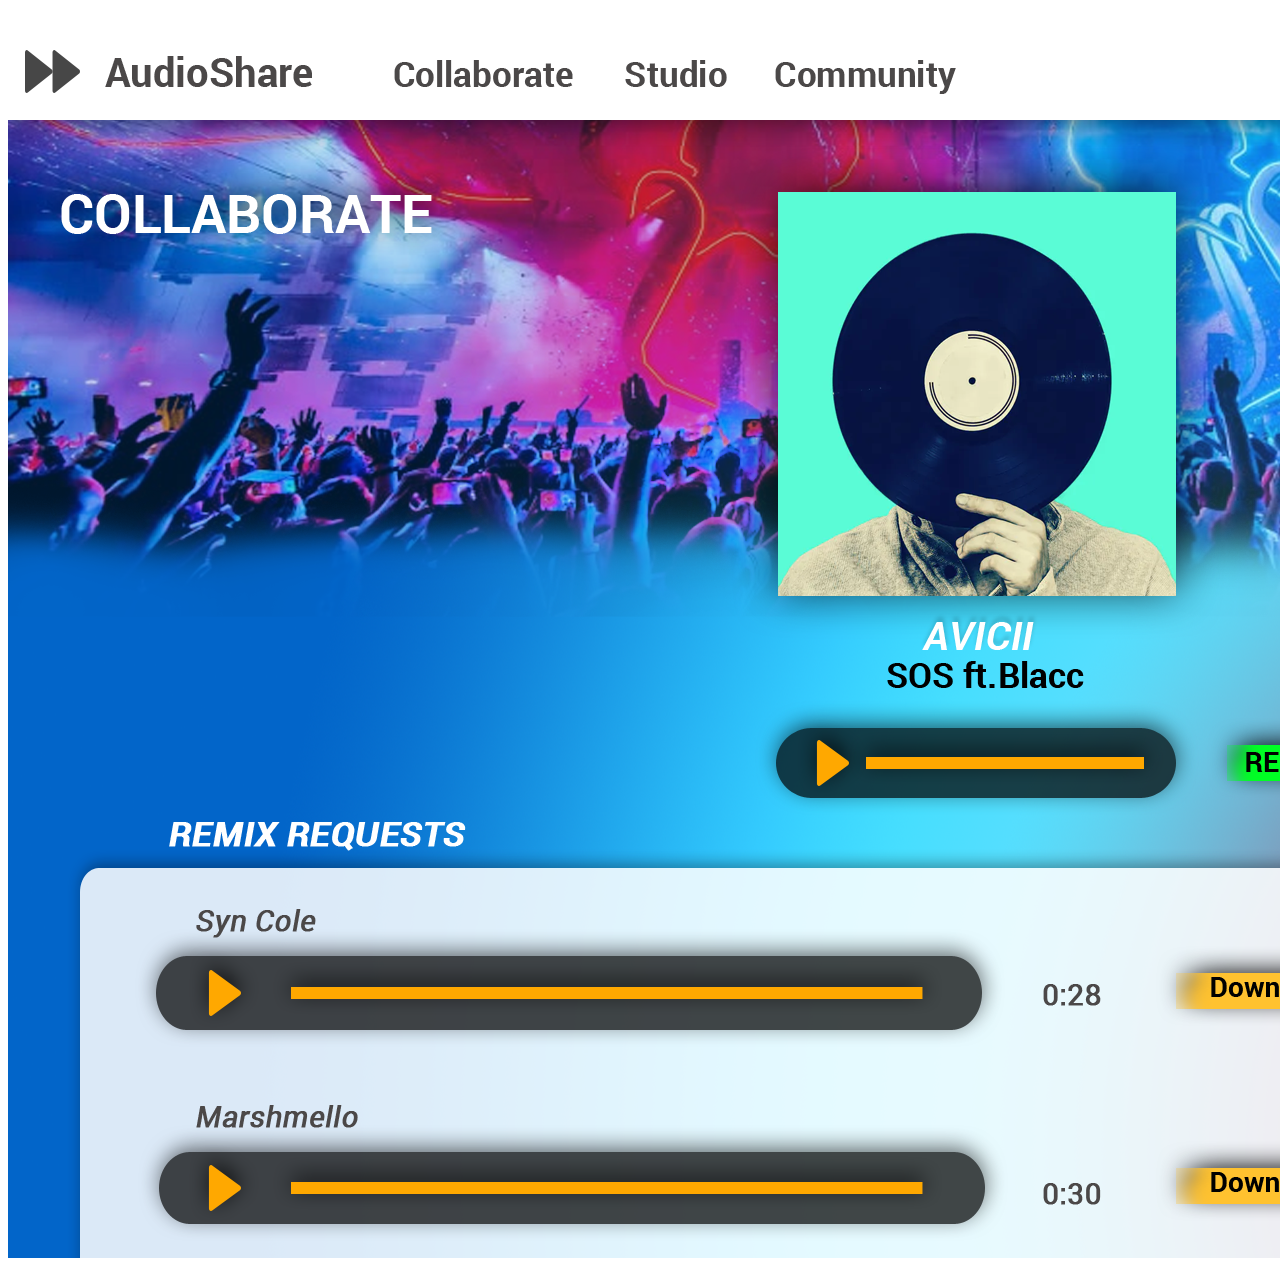
<file: pages/collaborate.html>
<!DOCTYPE html>
<html>
<head>
	<title>Audio Share : Collaborate</title>
	<link rel  = "stylesheet" type="text/css" href="Pcss/collaborate.css"/>
	<link href="https://fonts.googleapis.com/icon?family=Material+Icons" rel="stylesheet">
	<link href="https://afeld.github.io/emoji-css/emoji.css" rel="stylesheet">
</head>
<body>
	<div class="image-container">
        <img id="banner-image" src="Pimages/AudioShareCollab.png">
		</div>
</body>
</html>
</file>
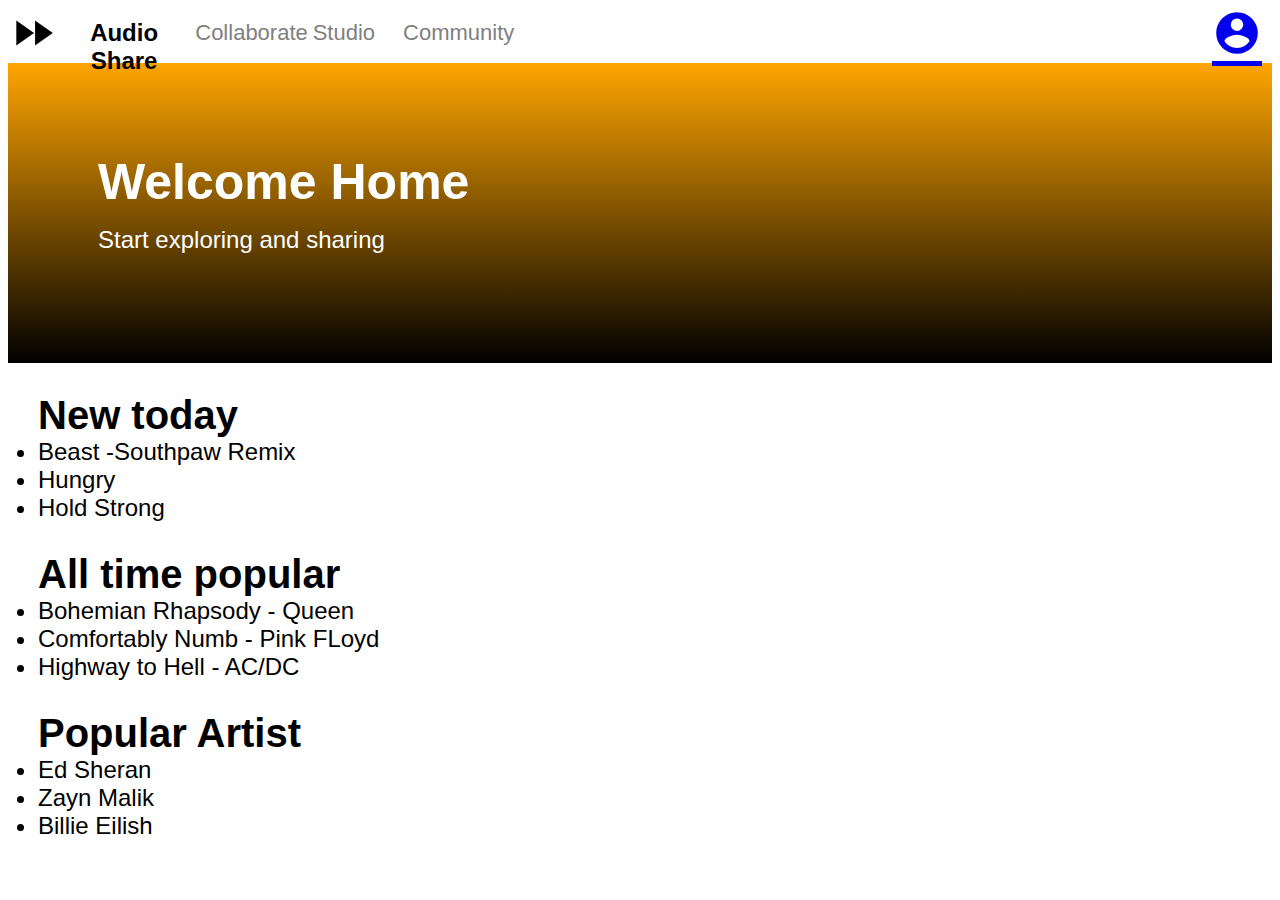
<file: pages/home.html>
<!DOCTYPE html>
<html>
<head>
	
	<title>Audio Share : Home</title>
	<link rel  = "stylesheet" type="text/css" href="Pcss/home_style.css"/>
	<link href="https://fonts.googleapis.com/icon?family=Material+Icons" rel="stylesheet">
	<link href="https://afeld.github.io/emoji-css/emoji.css" rel="stylesheet">

</head>
<body>
	<!--top bar-->
        <div class="main-container">
        	    <div class="flex-container">
        	    <i class="material-icons" style="font-size: 50px">fast_forward</i>
                <div class="first option">Audio Share</a></div>
                <div class="second option1">Collaborate</div>
                <div class="second option2">Studio</div>
                <div class="second option3">Community</div>  
                <i class="profileicon material-icons" style="font-size: 50px"><a href="profile.html">account_circle</a></i> 
        </div>

    <!--welcome message-->
    	<div class="welcome-container">
        	    <div class="welcome-flex-container">
                <div class="welcome-heading">Welcome Home</div>
                <div class="welcome-subheading">Start exploring and sharing</a></div>

        </div>

     <!--feed-->
     	<div class="feed-container">
     		<div class="feed-new">New today <i class="em-svg em-fire" aria-role="presentation" aria-label="FIRE"></i> </div>
     		<div class="feed-new-list">
     			<li> Beast -Southpaw Remix </li>
     			<li> Hungry </li>
     			<li> Hold Strong </li>	
     		</div>

     		<div class="feed-alltime">All time popular <i class="em em-heart" aria-role="presentation" aria-label="heart"></i> </div>
     		<div class="feed-alltime-list">
     			<li> Bohemian Rhapsody - Queen</li>
     			<li> Comfortably Numb - Pink FLoyd </li>
     			<li> Highway to Hell - AC/DC </li>	
     		</div>


     		<div class="feed-popular">Popular Artist <i class="em em-tada" aria-role="presentation" aria-label="TADA"></i></div>
     		<div class="feed-popular-list">
     			<li> Ed Sheran </li>
     			<li> Zayn Malik </li>
     			<li> Billie Eilish </li>	
     		</div>

</body>
</html>
</file>
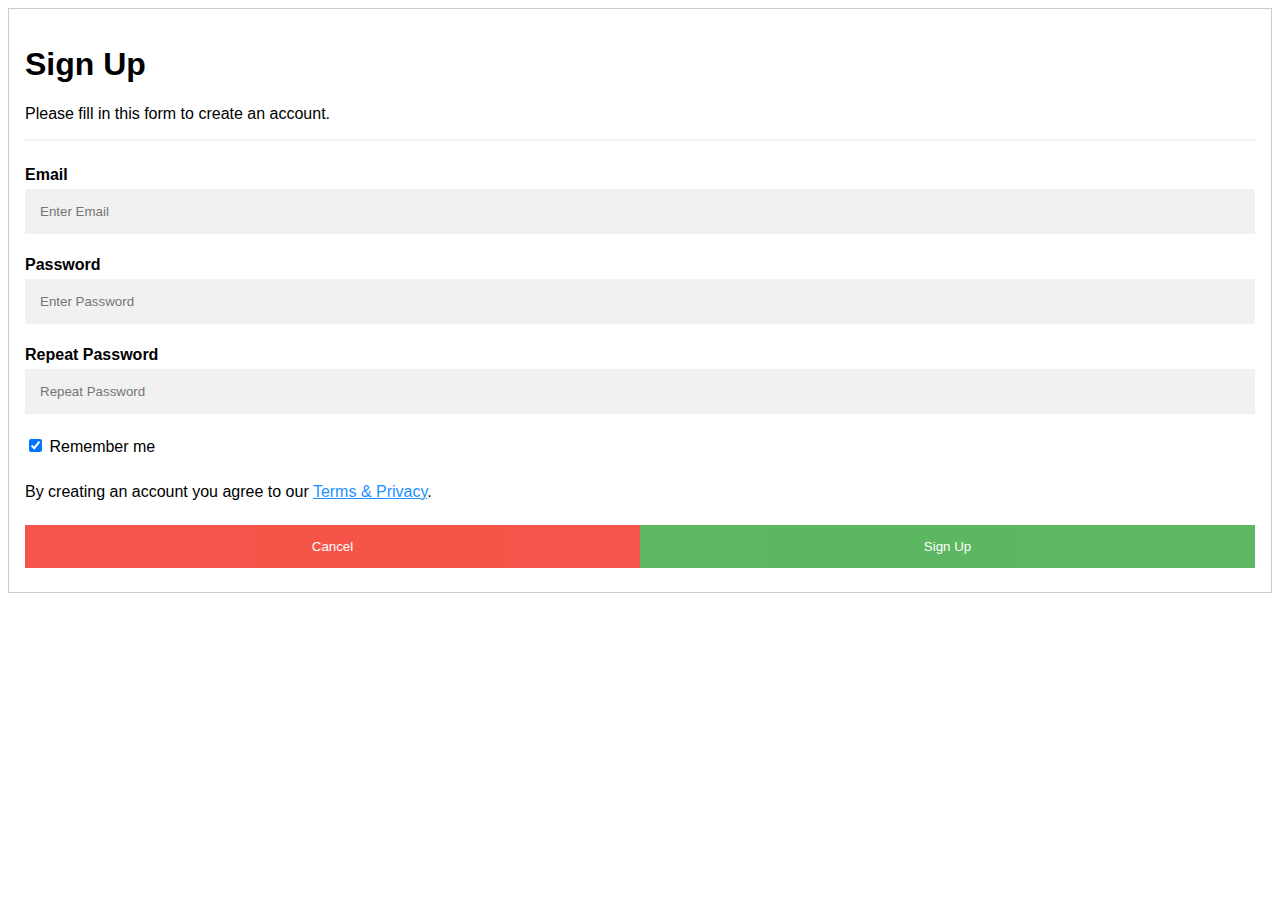
<file: pages/signup.html>
<!DOCTYPE html>
<html>
<head>
<title>Audio Share : Sign up </title>
</head>
<style>
body {font-family: Arial, Helvetica, sans-serif;}
* {box-sizing: border-box}

/* Full-width input fields */
input[type=text], input[type=password] {
  width: 100%;
  padding: 15px;
  margin: 5px 0 22px 0;
  display: inline-block;
  border: none;
  background: #f1f1f1;
}

input[type=text]:focus, input[type=password]:focus {
  background-color: #ddd;
  outline: none;
}

hr {
  border: 1px solid #f1f1f1;
  margin-bottom: 25px;
}

/* Set a style for all buttons */
button {
  background-color: #4CAF50;
  color: white;
  padding: 14px 20px;
  margin: 8px 0;
  border: none;
  cursor: pointer;
  width: 100%;
  opacity: 0.9;
}

button:hover {
  opacity:1;
}

/* Extra styles for the cancel button */
.cancelbtn {
  padding: 14px 20px;
  background-color: #f44336;
}

/* Float cancel and signup buttons and add an equal width */
.cancelbtn, .signupbtn {
  float: left;
  width: 50%;
}

/* Add padding to container elements */
.container {
  padding: 16px;
}

/* Clear floats */
.clearfix::after {
  content: "";
  clear: both;
  display: table;
}

/* Change styles for cancel button and signup button on extra small screens */
@media screen and (max-width: 300px) {
  .cancelbtn, .signupbtn {
     width: 100%;
  }
}
</style>
<body>

<form action="/action_page.php" style="border:1px solid #ccc">
  <div class="container">
    <h1>Sign Up</h1>
    <p>Please fill in this form to create an account.</p>
    <hr>

    <label for="email"><b>Email</b></label>
    <input type="text" placeholder="Enter Email" name="email" required>

    <label for="psw"><b>Password</b></label>
    <input type="password" placeholder="Enter Password" name="psw" required>

    <label for="psw-repeat"><b>Repeat Password</b></label>
    <input type="password" placeholder="Repeat Password" name="psw-repeat" required>
    
    <label>
      <input type="checkbox" checked="checked" name="remember" style="margin-bottom:15px"> Remember me
    </label>
    
    <p>By creating an account you agree to our <a href="#" style="color:dodgerblue">Terms & Privacy</a>.</p>

    <div class="clearfix">
      <button type="button" class="cancelbtn">Cancel</button>
      <button type="submit" class="signupbtn">Sign Up</button>
    </div>
  </div>
</form>

</body>
</html>
</file>
<file: pages/Pcss/collaborate.css>
body { font-family: Helvetica, Arial, sans-serif; }
blockquote { font-family: Times, "Times New Roman", serif; }

.main-container{
    width: 100%;
}

.material-icons{
    padding-top: 0px;
    margin-right: 10px;
}
.image-container{
    display: flex;
    position: relative;;
    text-align: center;
}

.banner-profile-image{
    position: relative;
}
</file>
<file: pages/Pcss/home_style.css>
body { font-family: Helvetica, Arial, sans-serif; }
blockquote { font-family: Times, "Times New Roman", serif; }


.main-container{
    width: 100%;
}

.material-icons{
    padding-top: 0px;
    margin-right: 10px;
}
/*top bar*/
.flex-container{
    width: 100%;
    display: flex;
    background-color: white;
    height: 55px;
    font-size: 20px
}

.first{
    min-width: 7%;
    color: black;
    font-size: 1.2em;
    text-align: center;
    padding-top: 10.7px;
    font-weight: bold;
}

.second{
    padding-left: 5px;
    min-width: 7%;
    color: grey;
    font-size: 1.1em;
    text-align: center;
    padding-top: 12px;
    margin-left: 10px;
}

/*welcome bar*/
.welcome-flex-container{
    width: 100%;
    display: flex;
    background-image: linear-gradient(orange, black);
    height: 300px;
    font-size: 20px;
    flex-direction: column;
}

.welcome-heading{
    color: white;
    font-size: 2.5em;
    text-align: left;
    margin-top: 90px;
    margin-left: 90px;
    font-weight: bold;
}

.welcome-subheading{
    color: white;
    font-size: 1.2em;
    text-align: left;
    padding-top: 15px;
    margin-left: 90px;
    font-weight: lighter;

}

/*feed*/
.em-svg{
    max-width: 80%;
    height: auto;
}

.feed-container{
    width: 100%;
    display: flex;
    background-color: white;
    font-size: 20px;
    flex-direction: column;
}

.feed-new{
    font-size: 2em;
    font-weight: bold;
    text-align: left;
    padding-left: 30px;
    padding-top: 30px
}

.feed-new-list{
    font-size: 1.2em;
    text-align: left;
    padding-left: 30px;
    font-weight: lighter;
}

.feed-alltime{
    font-size: 2em;
    font-weight: bold;
    text-align: left;
    padding-left: 30px;
    padding-top: 30px
}

.feed-alltime-list{
    font-size: 1.2em;
    text-align: left;
    padding-left: 30px;
    font-weight: lighter;
}

.feed-popular{
    font-size: 2em;
    font-weight: bold;
    text-align: left;
    padding-left: 30px;
    padding-top: 30px
}

.feed-popular-list{
    font-size: 1.2em;
    text-align: left;
    padding-left: 30px;
    font-weight: lighter;
}

/*profile*/
.profileicon{
    padding-left: 57%;
}
</file>
